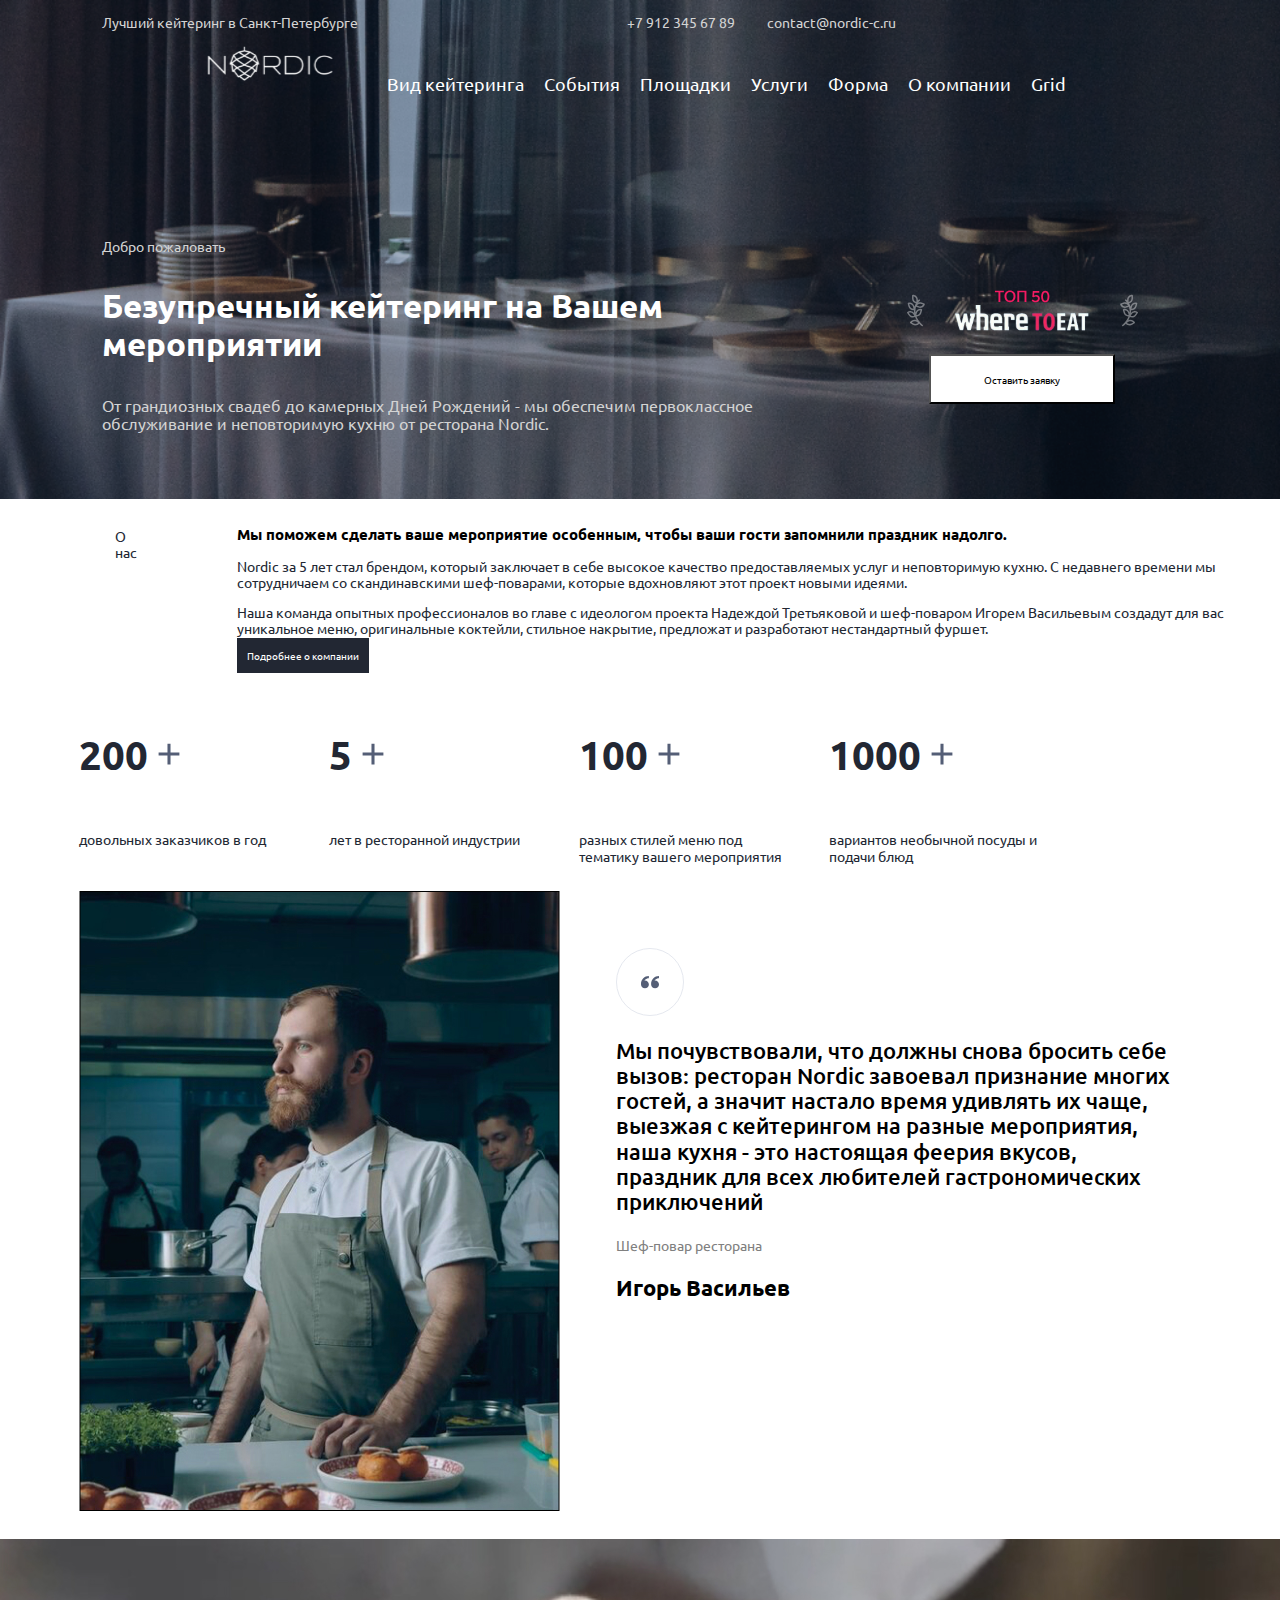
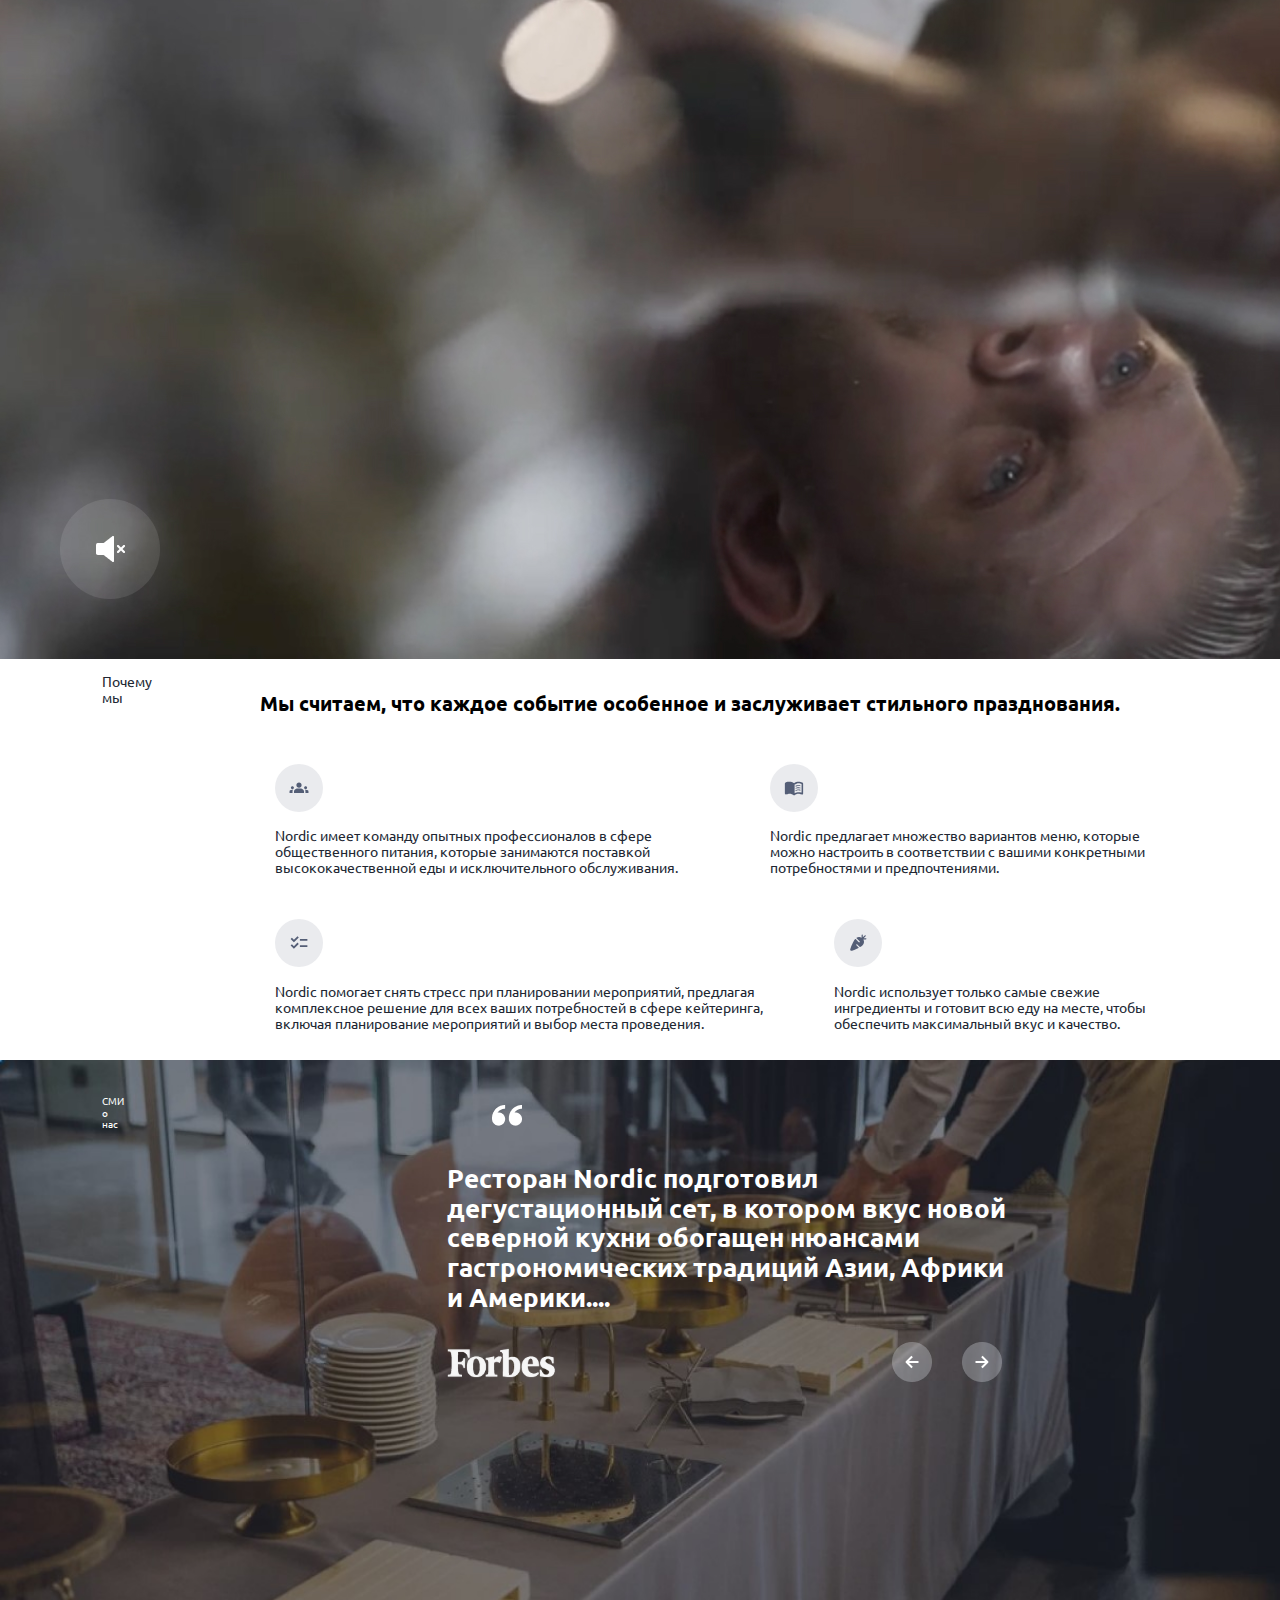
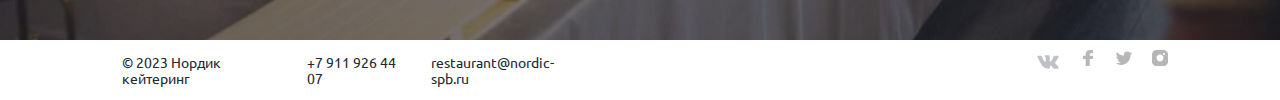
<file: index.html>
<!DOCTYPE html>
<html lang="ru">
<head>
    <meta charset="UTF-8">
    <meta name="viewport" content="width=device-width, initial-scale=1.0">
    <link rel="stylesheet" href="style.css">
    <link rel="stylesheet" href="normalize.css">
    <title>Nordic</title>
</head>
<body>
    <header>
        <div class="upper">
            <p class="pupper1">Лучший кейтеринг в Санкт-Петербурге</p>
            <p class="pupper2">+7 912 345 67 89</p>
            <p class="pupper3">contact@nordic-c.ru</p>
        </div>
        <div class="options">
        <div class="up">
            <img src="pics/logo.svg" alt="лого" class="logo">

            <button class="moreimg">
                <img src="pics/more.svg" alt="больше">

            </button>

        </div>
        <nav>
            <ul>
                <li class="li"><a class="animated-link" href="" >Вид кейтеринга</a></li>
                <li class="li"><a class="animated-link" href="">События</a></li>
                <li class="li"><a class="animated-link" href="">Площадки</a></li>
                <li class="li"><a class="animated-link" href="">Услуги</li>
                <li class="li"><a class="animated-link" href="form.html" >Форма</a></li>
                <li class="li"><a class="animated-link" href="" >О компании</a></li>
                <li class="li"><a class="animated-link" href="new.html" >Grid</a></li>
            </ul>
        </nav>
        </div>
        <div class="heads">
        <div class="hades">
        <p class="pheader">Добро пожаловать</p>
        <p class="h1">Безупречный кейтеринг на Вашем мероприятии</p>
        <p class="pheader2">От грандиозных свадеб до камерных Дней Рождений - мы обеспечим первоклассное обслуживание и неповторимую кухню от ресторана Nordic.</p>
        </div>
        <div class="hdeas">
        <figure>
            <img src="pics/Frame 85.svg" alt="фрейм" class="img_toeat">  
        </figure>
        <button class="submit">Оставить заявку</button>
        </div>
        </div>
    </header>
    <main>
        <div class="textonas">
<p id="Us" class="usus">О нас</p>
<div>
<h2>
    Мы поможем сделать ваше мероприятие особенным, чтобы ваши гости запомнили праздник надолго.
</h2>
<p>Nordic за 5 лет стал брендом, который заключает в себе высокое качество предоставляемых услуг и неповторимую кухню.
     С недавнего времени мы сотрудничаем со скандинавскими шеф-поварами, которые вдохновляют этот проект новыми идеями. </p>
     <p>
    Наша команда опытных профессионалов во главе с идеологом проекта Надеждой Третьяковой и шеф-поваром Игорем Васильевым создадут для вас уникальное меню, оригинальные коктейли, стильное накрытие, предложат и разработают нестандартный фуршет.
</p>
<a class="podr">Подробнее о компании</a>
</div>
</div>

<section class="pokazz">
<div class="pokazateli">
    <div class="pokaztext">
        
        <div class="flexing"><p class="pokaz">200</p> <img src="pics/+.svg" alt="+" class="plus"></div>
        <p>довольных заказчиков в год</p>
    </div>

    <div class="pokaztext">
        <div class="flexing"><p class="pokaz">5</p> <img src="pics/+.svg" alt="+" class="plus"></div>
        <p>лет в ресторанной индустрии</p>
    </div>
</div>

<div class="pokazateli">
    <div class="pokaztext">
        <div class="flexing"><p class="pokaz">100</p> <img src="pics/+.svg" alt="+" class="plus"></div>
        <p>разных стилей меню под тематику вашего мероприятия</p>
    </div>

    <div class="pokaztext">
        <div class="flexing"><p class="pokaz">1000</p> <img src="pics/+.svg" alt="+" class="plus"></div>
        <p>вариантов необычной посуды и подачи блюд</p>
    </div>
</div>
</section>

<div class="povar">
    <img src="pics/povarandkavichki.jpg" alt="повар" class="povarmobile">
    <img src="pics/povarcomputer.jpg" alt="повар" class="povarcomputer">
<div class="vopar">
    <img src="pics/kavichki.svg" alt="кавычки" class="kavichki1">
<p class="pPovar">Мы почувствовали, что должны снова бросить себе вызов: ресторан Nordic завоевал признание многих гостей, а значит настало время удивлять их чаще, выезжая с кейтерингом на разные мероприятия, наша кухня - это настоящая феерия вкусов, 
    праздник для всех любителей гастрономических приключений</p>
    <p class="cheif" id="Igor">Шеф-повар ресторана</p>
    <h3>Игорь Васильев</h3>
    <!-- <div class="videoimg">
        <img src="pics/videoimg.png" alt="">
        <div class="playimg"></div>
    </div> -->
</div>
</div>
<h2></h2>
    <img src="pics/videoimg.svg" alt="видео" class="videomobileimg">
    <img src="pics/videocompimg.jpg" alt="видео" class="videocompimg">
    <div class="povardonthnowhy">
    <p class="pwhy">Почему мы</p>
    <div>
    <h1 id="Think">
        Мы считаем, что каждое событие особенное и заслуживает стильного празднования.
    </h1>

<div class="whywhy">
    <div class="whywe">
        <!-- <div class="whyweimg1"></div> -->
        <img src="pics/whyweimg1.svg" alt="почему мы" class="whyweimg">
        <p>Nordic имеет команду опытных профессионалов в сфере общественного питания, 
            которые занимаются поставкой высококачественной еды и исключительного обслуживания.</p>
    </div>
    <div class="whywe">
        <!-- <div class="whyweimg2"></div> -->
        <img src="pics/whyweimg2.svg" alt="почему мы" class="whyweimg">
        <p>Nordic предлагает множество вариантов меню, которые можно настроить в соответствии с
             вашими конкретными потребностями и предпочтениями.</p>
    </div>
</div>
<div class="whywhy">
    <div class="whywe">
        <!-- <div class="whyweimg3"></div> -->
        <img src="pics/whyweimg3.svg" alt="почему мы" class="whyweimg">
        <p>Nordic помогает снять стресс при планировании мероприятий, предлагая комплексное решение для всех ваших потребностей в сфере кейтеринга, 
            включая планирование мероприятий и выбор места проведения.</p>
    </div>
    <div class="whywe">
        <!-- <div class="whyweimg4"></div> -->
        <img src="pics/whyweimg4.svg" alt="почему мы" class="whyweimg">
        <p>Nordic использует только самые свежие ингредиенты и готовит всю еду на месте, чтобы обеспечить максимальный вкус и качество.</p>
    </div>
</div>
</div>
</div>
    <div class="newsaboutus">
        <p class="pabout1">СМИ о нас</p>
        <div class="nordic">
        <figure>
            <img src="pics/kavichki2.png" alt="кавычки">
        </figure>
        <p class="pabout2" id="Forbes">Ресторан Nordic подготовил дегустационный сет,
             в котором вкус новой северной кухни обогащен нюансами гастрономических традиций Азии, Африки и Америки....</p>
             <div class="forbes">
                
                <img src="pics/forbes.svg" alt="Форбс" class="forbesimg">
                <!-- <div class="forbesimg"></div> -->
                <button class="btnleft"><img src="pics/left.png" alt="лево"></button>
                <button class="btnright"><img src="pics/right.png" alt="право"></button>
             </div>
             </div>
    </div>
    </main>
    <footer>
        <p class="pFoot">© 2023 Нордик кейтеринг</p>
        <div class="flexing"><p class="pFoot">+7 911 926 44 07</p> <p class="pFoot"> restaurant@nordic-spb.ru</p></div>
        <div class="icones">
            <a href=""><img src="pics/vk2.svg" alt="вк" class="iconfoot"></a>
            <a href=""><img src="pics/fb.svg" alt="фейсбук" class="iconfoot"></a>
            <a href=""><img src="pics/twitter.svg" alt="Икс" class="iconfoot"></a>
            <a href=""><img src="pics/insta.svg" alt="инстаграм" class="iconfoot"></a>
        </div>
    </footer>
</body>
</html>
</file>
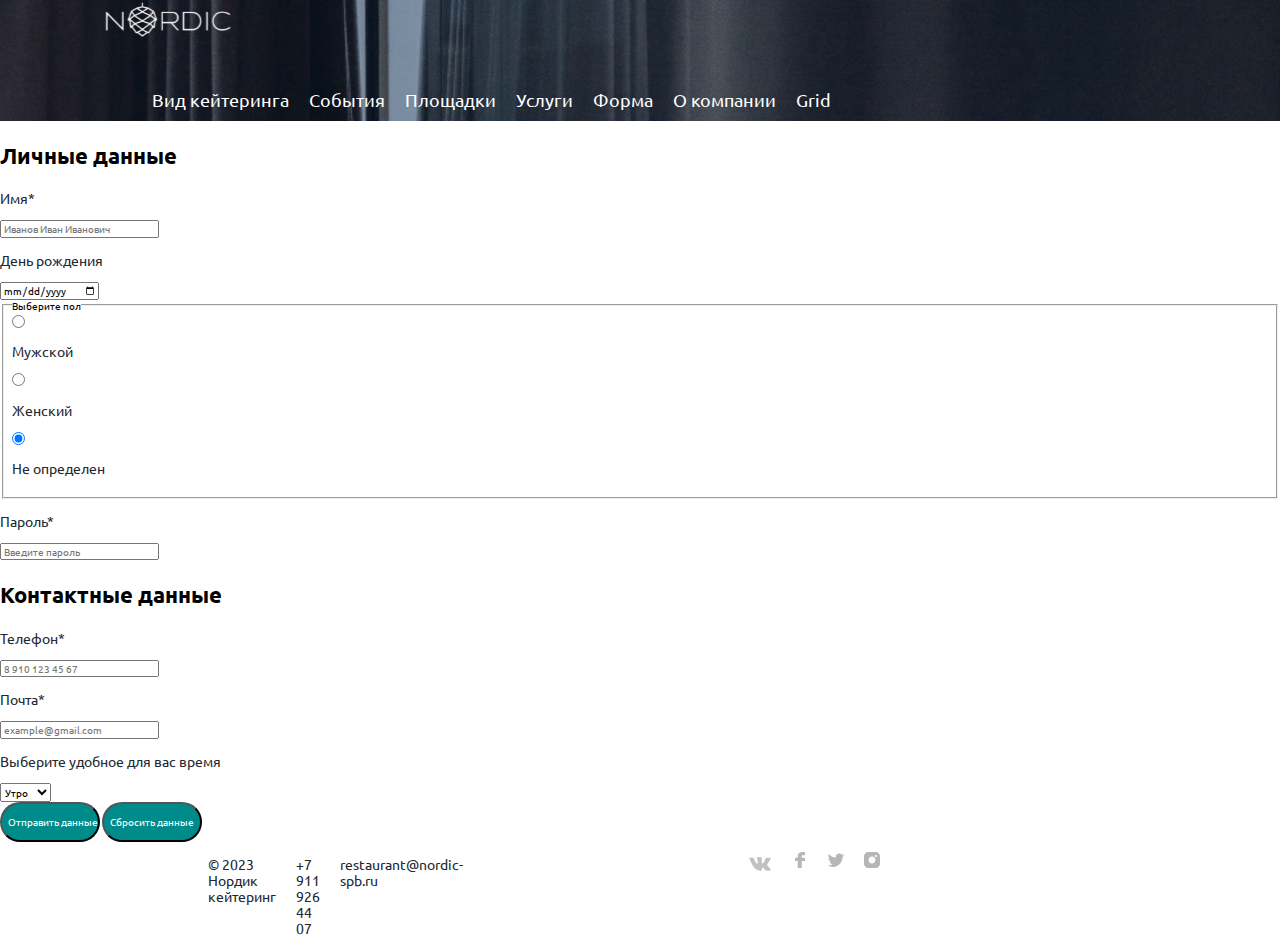
<file: form.html>
<!DOCTYPE html>
<html lang="ru">
<head>
    <meta charset="UTF-8">
    <meta name="viewport" content="width=device-width, initial-scale=1.0">
    <link rel="stylesheet" href="style.css">
    <link rel="stylesheet" href="normalize.css">
    <title>Форма</title>
</head>
<body>
    <header>
        <div class="up">
            <img src="pics/logo.svg" alt="" class="logo">

            <button class="moreimg">
                <img src="pics/more.svg" alt="">

            </button>

        </div>
        <nav>
            <ul>
                <li class="li"><a class="animated-link" href="index.html" >Вид кейтеринга</a></li>
                <li class="li"><a class="animated-link" href="">События</a></li>
                <li class="li"><a class="animated-link" href="">Площадки</a></li>
                <li class="li"><a class="animated-link" href="">Услуги</li>
                <li class="li"><a class="animated-link" href="form.html" >Форма</a></li>
                <li class="li"><a class="animated-link" href="" >О компании</a></li>
                <li class="li"><a class="animated-link" href="new.html" >Grid</a></li>
            </ul>
        </nav>
    </header>
    <main>
        <form class="mane" action="https://httpbin.org/post" method="post">
            <div>
              <h3>Личные данные </h3>
              <p class="red">Имя*</p>
              <label>
                <input class="sub1" type="text" name="Name" required="" placeholder="Иванов Иван Иванович">
              </label>
              <p>День рождения</p>
              <label><input class="sub1" type="date" name="Name"></label>
              <fieldset>
                <legend>Выберите пол</legend>
              <div>
              <label class="radiob"><input class="sub radiob " name="pol" type="radio" value="Man"> <p lass="radiob">Мужской</p> </label>
              <label class="radiob"><input class="sub radiob" name="pol" type="radio" value="Woman">   <p lass="radiob">Женский</p>  </label>
              <label class="radiob"><input class="sub radiob" name="pol" type="radio" value="Unnow" checked=""> <p lass="radiob">Не определен</p> </label>
              </div>
              </fieldset>
              <p class="red">Пароль*</p>
              <label><input class="sub1" type="password" required="" placeholder="Введите пароль"></label>
             </div>
              <div>
              <h3>Контактные данные</h3>
              <p class="red">Телефон*</p>
              <label><input class="sub1" type="tel" name="Phone" placeholder="8 910 123 45 67" required=""></label>
              <p class="red">Почта*</p>
              <label><input class="sub1" type="email" name="Email" placeholder="example@gmail.com" required=""></label>
              <p>Выберите удобное для вас время</p>
              <div>
              <select name="Tyme">
              <option value="M">Утро</option>
              <option value="D">День</option>
              <option value="E">Вечер</option>
              <option value="N">Ночь</option>
              </select>
               </div>
              </div>
              <div>
              <label for=""><input type="submit" name="dada_buttons" value="Отправить данные " class="sub1btn"></label>
              <label for=""><input type="reset" name="dada_buttons" value="Сбросить данные " class="sub1btn"></label>
              </div>
              </form>
        </main>
        <footer>
    </main>
    <footer>
        <p class="pFoot">© 2023 Нордик кейтеринг</p>
        <div class="flexing"><p class="pFoot">+7 911 926 44 07</p> <p class="pFoot"> restaurant@nordic-spb.ru</p></div>
        <div class="icones">
            <a href=""><img src="pics/vk2.svg" alt="" class="iconfoot"></a>
            <a href=""><img src="pics/fb.svg" alt="" class="iconfoot"></a>
            <a href=""><img src="pics/twitter.svg" alt="" class="iconfoot"></a>
            <a href=""><img src="pics/insta.svg" alt="" class="iconfoot"></a>
        </div>
    </footer>
</body>
</html>
</file>
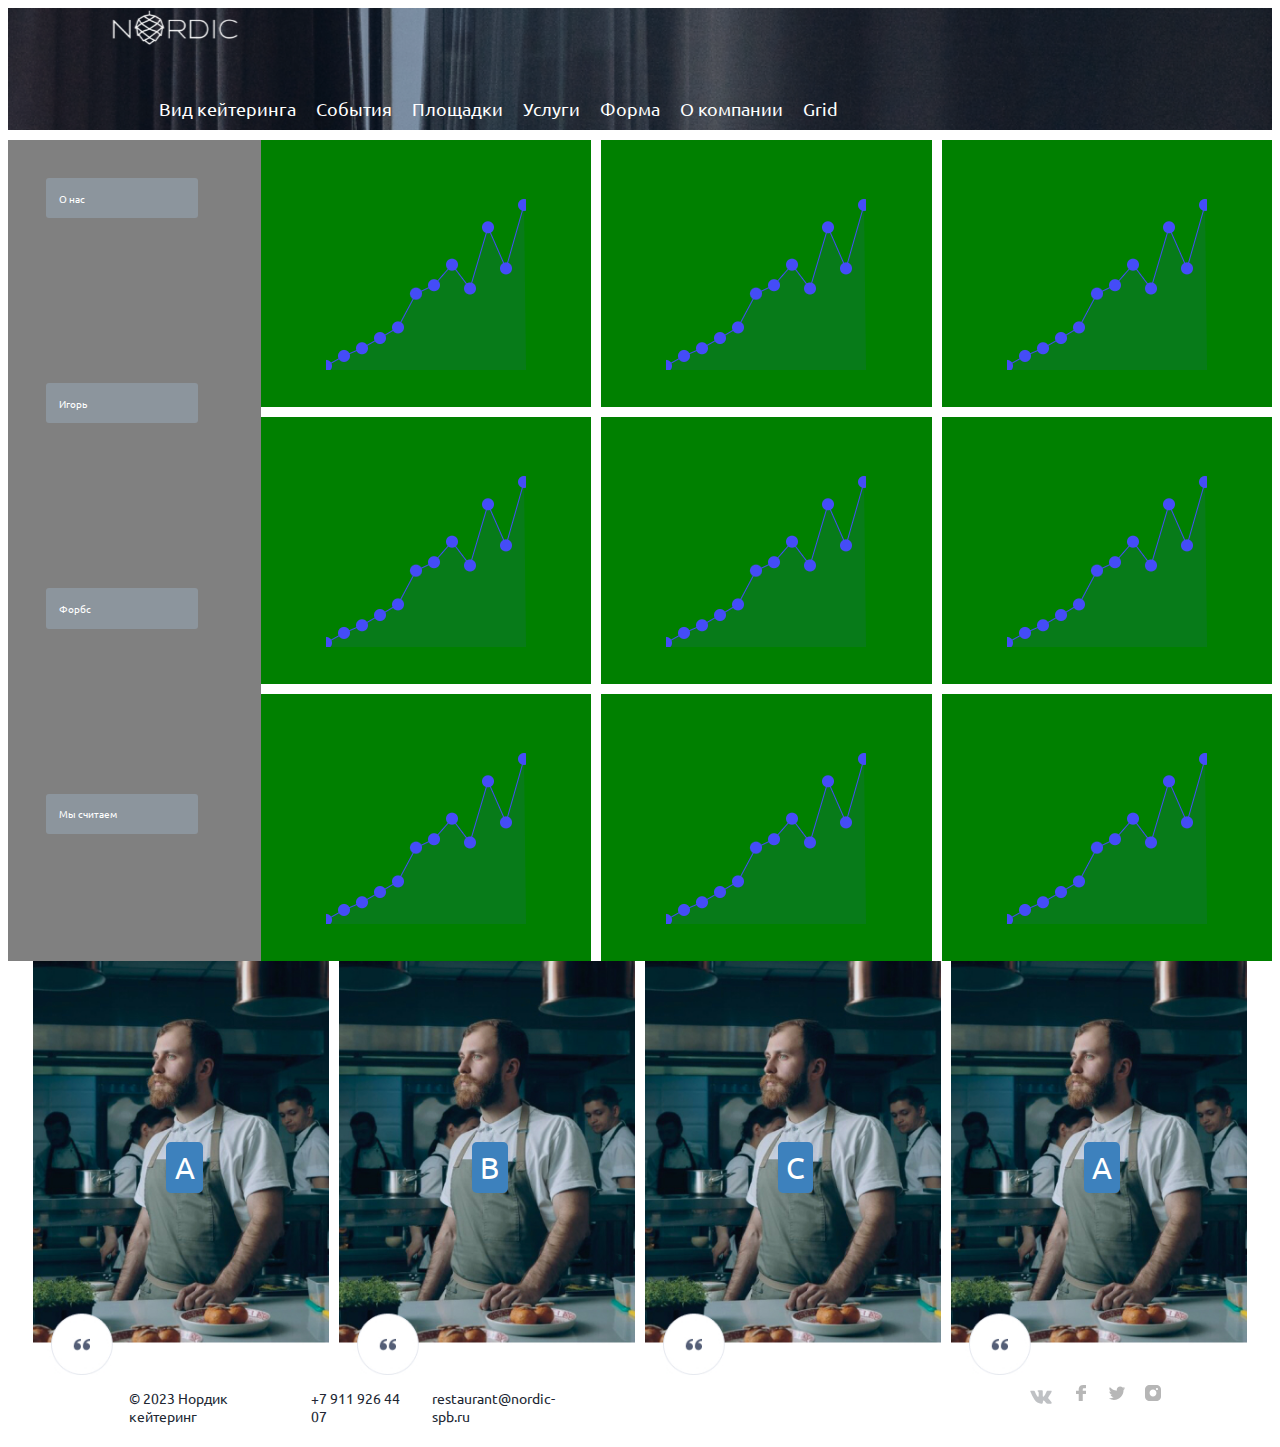
<file: new.html>
<!DOCTYPE html>
<html lang="ru">
<head>
    <meta charset="UTF-8">
    <meta name="viewport" content="width=device-width, initial-scale=1.0">
    <title>Grid</title>
    <link rel="stylesheet" href="style.css">
</head>
<body>
    <header>
        <div class="up">
            <img src="pics/logo.svg" alt="Логотип" class="logo">

            <button class="moreimg">
                <img src="pics/more.svg" alt="Выбор больше">

            </button>

        </div>
        <nav>
            <ul>
                <li class="li"><a class="animated-link" href="index.html" >Вид кейтеринга</a></li>
                <li class="li"><a class="animated-link" href="">События</a></li>
                <li class="li"><a class="animated-link" href="">Площадки</a></li>
                <li class="li"><a class="animated-link" href="">Услуги</li>
                <li class="li"><a class="animated-link" href="form.html" >Форма</a></li>
                <li class="li"><a class="animated-link" href="" >О компании</a></li>
                <li class="li"><a class="animated-link" href="new.html" >Grid</a></li>
            </ul>
        </nav>
    </header>
    <main>
    <div class="biggrid">
        <div class="slidergrid">
            <div>
                <a class="btn" href="index.html#Us" >О нас</a>
            </div>
            <div>
                <a class="btn" href="index.html#Igor">Игорь</a>
            </div>
            <div>
                <a class="btn" href="index.html#Forbes">Форбс</a>
            </div>
            <div>
                <a class="btn" href="index.html#Think">Мы считаем</a>
            </div>
        </div>
        <div class="gridbox">
            <div class="griditem">
                <figure>
                    <img src="pics\magicpattern-svg-chart-1703061163025.png">
                </figure>
            </div>
            <div class="griditem">
                <figure>
                    <img src="pics\magicpattern-svg-chart-1703061163025.png">
                </figure>
            </div>
            <div class="griditem">
                <figure>
                    <img src="pics\magicpattern-svg-chart-1703061163025.png">
                </figure>
            </div>
            <div class="griditem">
                <figure>
                    <img src="pics\magicpattern-svg-chart-1703061163025.png">
                </figure>
            </div>
            <div class="griditem">
                <figure>
                    <img src="pics\magicpattern-svg-chart-1703061163025.png">
                </figure>
            </div>
            <div class="griditem">
                <figure>
                    <img src="pics\magicpattern-svg-chart-1703061163025.png">
                </figure>
            </div>
            <div class="griditem">
                <figure>
                    <img src="pics\magicpattern-svg-chart-1703061163025.png">
                </figure>
            </div>
            <div class="griditem">
                <figure>
                    <img src="pics\magicpattern-svg-chart-1703061163025.png">
                </figure>
            </div>
            <div class="griditem">
                <figure>
                    <img src="pics\magicpattern-svg-chart-1703061163025.png">
                </figure>
            </div>
        </div>
    </div>
    <div class="parent">
        <div class="child">
            <img src="pics\povarandkavichki.jpg">
            <div class="buon">
                <a class="but" href="index.html">A</a>
            </div>
        </div>
        <div class="child">
            <img src="pics\povarandkavichki.jpg">
            <div class="buon">
                <a class="but" href="index.html">B</a>
            </div>
        </div>
        <div class="child">
            <img src="pics\povarandkavichki.jpg">
            <div class="buon">
                <a class="but" href="index.html">C</a>
            </div>
        </div>
        <div class="child">
            <img src="pics\povarandkavichki.jpg">
            <div class="buon">
                <a class="but" href="index.html">A</a>
            </div>
        </div>
    </div>
    </main>
    <footer>
        <p class="pFoot">© 2023 Нордик кейтеринг</p>
        <div class="flexing"><p class="pFoot">+7 911 926 44 07</p> <p class="pFoot"> restaurant@nordic-spb.ru</p></div>
        <div class="icones">
            <a href=""><img src="pics/vk2.svg" alt="вк" class="iconfoot"></a>
            <a href=""><img src="pics/fb.svg" alt="фейсбук" class="iconfoot"></a>
            <a href=""><img src="pics/twitter.svg" alt="Икс" class="iconfoot"></a>
            <a href=""><img src="pics/insta.svg" alt="инстаграм" class="iconfoot"></a>
        </div>
    </footer>
</body>
</html>
</file>
<file: style.css>
@import url('https://fonts.googleapis.com/css2?family=Ubuntu:wght@300&display=swap');
/* @import url('https://fonts.googleapis.com/css2?family=Ubuntu:wght@300;400&display=swap'); */

:root{
    font-size: 62.5%;
}


body{
    font-family: 'Ubuntu';
}

li{
    list-style: none;
}

a{
    text-decoration: none;
    color: white;
}

.li::before{
    transition-duration: 1s;
    opacity: 0;
}
/* 
.liop{
    border-top: 2px solid white;
    border-bottom: 2px solid white;
} */
/* 
.li:active{
    color: lightblue;
    border-top: 2px solid lightblue;
    border-bottom: 2px solid lightblue;
}

 */

ul{
    visibility: hidden;
    display: none;
}

li{
    margin: 1rem;
    font-size: 1.8rem;
}

h1{
    font-size: 2.4rem;
    padding-top: 20px;
    padding-bottom:20px;
}


.options{
    display:flex;
    padding-bottom: 10rem;
    justify-content: center; 
    align-items: center;
}


.h1{
    /* font-size: 20px; */
    font-size: 3.3rem;
    color: white;
    font-weight: 600;
}

.moreimg{
    margin-left: 50%;
    margin-top: 1rem;
    border: none;
    background-color: #00000000;
    position: absolute;
}

.img_toeat{
    
}

.moreimgop {
    margin-top: 2rem;
}

p{
    color: #222733;
    font-size: 1.4rem;
}

.pPovar{
    /* font-size: 20px; */
    font-size: 2.2rem;
    color: black;
    font-weight: 500;
}

h3{
    font-size: 2.2rem;
}

.up{
    display: flex;

    margin-bottom: 4rem;
}

/* 360 was */

header{
    /* width: 36rem; */
    /* height: 58rem; */
    background-color: #fff;
    background-image: url("pics/head.png");
    background-size: cover;
    color: white;
    text-align: center;
    /* padding-left: 8.5rem;
    padding-right: 2rem; */
    /* padding: 1rem; */

    padding-left: 8%;
    padding-right: 8%;
}

main{
    /* width: 36rem; */
    margin: 0 auto;
}

footer{
    /* width: 36rem; */
}

.pheader{
    color: lightgray;
    /* font-size: 12px; */
}

.upper{
    display: none;

}

.pupper1{
    color: lightgray;
    margin-right: 25%;
}

.pupper2{
    color: lightgray;
    margin-right: 3%;
}

.pupper3{
    color: lightgray;
}

.pheader2{
    color: lightgray;
    /* font-size: 12px; */
    font-size: 1.6rem;
}

.submit{
    background-color: #fff;
    height: 5rem;
    width: 60%;
    
    margin-top: 10px;
}

.pokazateli{
    display: flex;
}

.pokaztext{
    height: 15rem;
    width: 22rem;
    margin: 1.5rem;
}

.textonas{
    padding: 1.5rem;
}





/* .kavichki2{
    width: 5rem;
    height: 5rem;
    background-image: url("pics/kavichki2.png");
    background-size: cover;
    
} */

.cheif{
    color: grey;
}

.playimg{
    width: 7rem;
    height: 5rem;
    background-color: #fff;
    background-image: url("pics/play.png");
    background-size: cover;
    
}

.whywe{
    display: flex;
    padding: 1.5rem;
}


.whyweimg{
    margin-right: 1rem;
}

.newsaboutus{
    /* width: 30rem; */
    height: 53rem;
    background-image: url("pics/grayfoto.png");
    background-image: url("pics/americantraditions.png");
    background-size: cover;
    background-color: #222733;
    padding: 2.5rem;
    object-fit: fill;
}

.forbes{
    display: flex;
    
}

.forbesimg{
   margin-right: 5rem;
}

.btnleft{
    width: 5rem;
    height: 5rem;
    margin-right: 1rem;
    background-color: #00000000;
    border: none; 
}

.btnright{
    width: 5rem;
    height: 5rem;
     /* background-image: url("pics/right.png");  */
    /* background-size: cover;*/
    margin-left: 1rem; 
    border: none; 
    background-color: #00000000; 
}

.btnrightop{
    height: 6rem;
}

.btnleftop{
    height: 6rem;
    
}
.btn {
    width:50%;
    display: inline-block;
    background: #8C959D;
    color: #fff;
    padding: 5%;
    margin: 15%;
    border-radius: 3px;
}
.parent {
    display: grid;
    grid-template-columns: repeat(auto-fit, minmax(100px, 1fr));
    grid-gap: 1em;
    margin-left: 2%;
    margin-right: 2%;
}
.child {
    min-height: 100px;
    display: grid;
    justify-content: center;
    align-items: center;
    font-size: 3rem;
    overflow: hidden;
    grid-template-columns: repeat(1, 1fr);
    grid-template-rows: repeat(1, 1fr);
}
.child img {
    grid-column: 1;
    grid-row: 1;
    width: 100%;
    height: 100%;
}
.buon{
    grid-column: 1;
    grid-row: 1;
    margin-left: 45%;
}
.but {
    background: #3d81bd;
    color: #fff;
    padding: 5%;
    border-radius: 5px;
}
.icones{
    display: flex;
    padding-left: 1rem;
}

.iconfoot{
    margin: 1rem;
}

.pabout1{
    color: #fff;
    /* font-size: 10px; */
    font-size: 1rem;
    margin-right: 30%;
}

.pokaz{
    font-weight: 600;
    font-size: 4rem;
}

.pabout2{
    color: #fff;
    /* font-size: 25px; */
    font-size: 2.6rem;
    font-weight: 600;
}

.sub1btn{
    width: 10rem;
    height: 4rem;
    border-radius: 50px;
    color: white;
    background-color: darkcyan;
    transition-duration: 0.3s;
}

.sub1btn:hover{
    color:black;
    background-color: cyan;
}
.povar{
    margin-top: 2rem;
    padding: 1.5rem;
    /* display: none; */
}

.nordic{
    margin-right: 20%
}

.pFoot{
padding-left: 2rem;
}

.plus{
    padding-left: 1rem;

}

.flexing{
    display: flex;
}
.gridbox{
    display: grid;
    grid-template-columns: repeat(3, 1fr);
    grid-template-rows: repeat(3,1fr);
    grid-gap: 1rem;
}

.griditem{
    background-color: green;
    text-align: center;
    color: white;
    font-size: 30px;
}

.biggrid{
    display: grid;
    grid-template-columns:20% 80%;
}

.slidergrid {
 
    display: grid;
    background-color: gray;
    grid-template-columns: repeat(1, 1fr);
    grid-template-rows: repeat(4, 1fr);

}

.slidergriditem1{
    width: 100px;
    height: 100px;
    background-image: url("pics/stargrid.png");
    background-size: cover;
}

.slidergriditem2{
    width: 100px;
    height: 100px;
    background-image: url("pics/poolgrid.png");
    background-size: cover;
}

.heads{
    padding-bottom: 5rem;
}

.videomobileimg{
    visibility: visible;
    display: block;
}

.videocompimg{
    visibility: hidden;
    display: none;
}

.povarcomputer{
    display: none;
}

.povarmobile{
    display: block;
}

.kavichki1{
    display: none;
}

.animated-link {
    position: relative;
    display: block;
}

.animated-link::before {
    content: "";
    display: block;
    width: 100%;
    height: 2px;
    background-color: #fff;
    position: absolute;
    left: 0;
    top: -4px;
    opacity: 0;
}

.animated-link::after {
    content: "";
    display: block;
    width: 100%;
    height: 2px;
    background-color: #fff;
    position: absolute;
    left: 0;
    bottom: -4px;
    opacity: 0;
}

.li .animated-link::before,
.li .animated-link::after {
    transition: opacity 0.3s;;
}

.li:hover .animated-link::before,
.li:hover .animated-link::after {
    opacity: 1;
}

.btnleft:hover{
    margin-top:1rem;
}

.btnright:hover{
    margin-top:1rem;
}

@media screen  and (min-width:1024px){
    .kavichki1{
        display: block;
    }

    header{
        background-image: url("pics/head_computer.png");
    }
    .povarcomputer{
        display: block;
    }
    
    .povarmobile{
        display: none;
    }
    .textonas{
        display: flex;
    }
    .usus{
        margin-left: 8%;
        margin-right: 8%;
    }
    .heads{
        display: flex;        

    }


    .povardonthnowhy{
        display: flex;
        margin-left: 8%;
        margin-right: 8%;
    }

    .hades{
        text-align: left;
    }
    .hdeas{
        margin-left: 1%;
        margin-top: 5%;
    }
    .podr{
        background-color:#222733;
        padding: 10px;
        margin-top: 5%;
    }
    .pokazz{
        display: flex;
        margin-left: 5%;
        margin-right: 5%;
    }
    .povar{
        display: flex;
        margin-left: 5%;
        margin-right: 5%;
    }
    .vopar{
        margin-left: 5%;
        margin-right: 2%;
        margin-top: 5%;
    }
    .newsaboutus{
        background-image: url("pics/americancomputer2.jpg");
        display: flex;
        padding-left: 8%;
        padding-right: 8%;
        background-color: #222733;
    }

    .videomobileimg{
        visibility: hidden;
        display: none;
    }

    .videocompimg{
        visibility: visible;
        display: block;
    }

    /* .kavichki2{
        margin-left: 10%;
    } */

    .pwhy{
        margin-right: 10%;
    }

    .whywhy{
        display: flex;
    }
    .whywe{
        display: block;
    }

    ul{
        visibility: visible;
        display: flex;
    }

    .moreimg{
        visibility: hidden;
    }

    footer{
        display: flex;
        margin-left: 8%;
        margin-right: 8%;
    }

    .icones{
        margin-left: 40%;
    }

    .forbesimg{
        margin-right: 33rem;
     }

    .upper{
        display: flex;
    }
}
@media screen  and (min-width:1600px){
    .hdeas{
        margin-left: 20%;
    }
}
</file>
